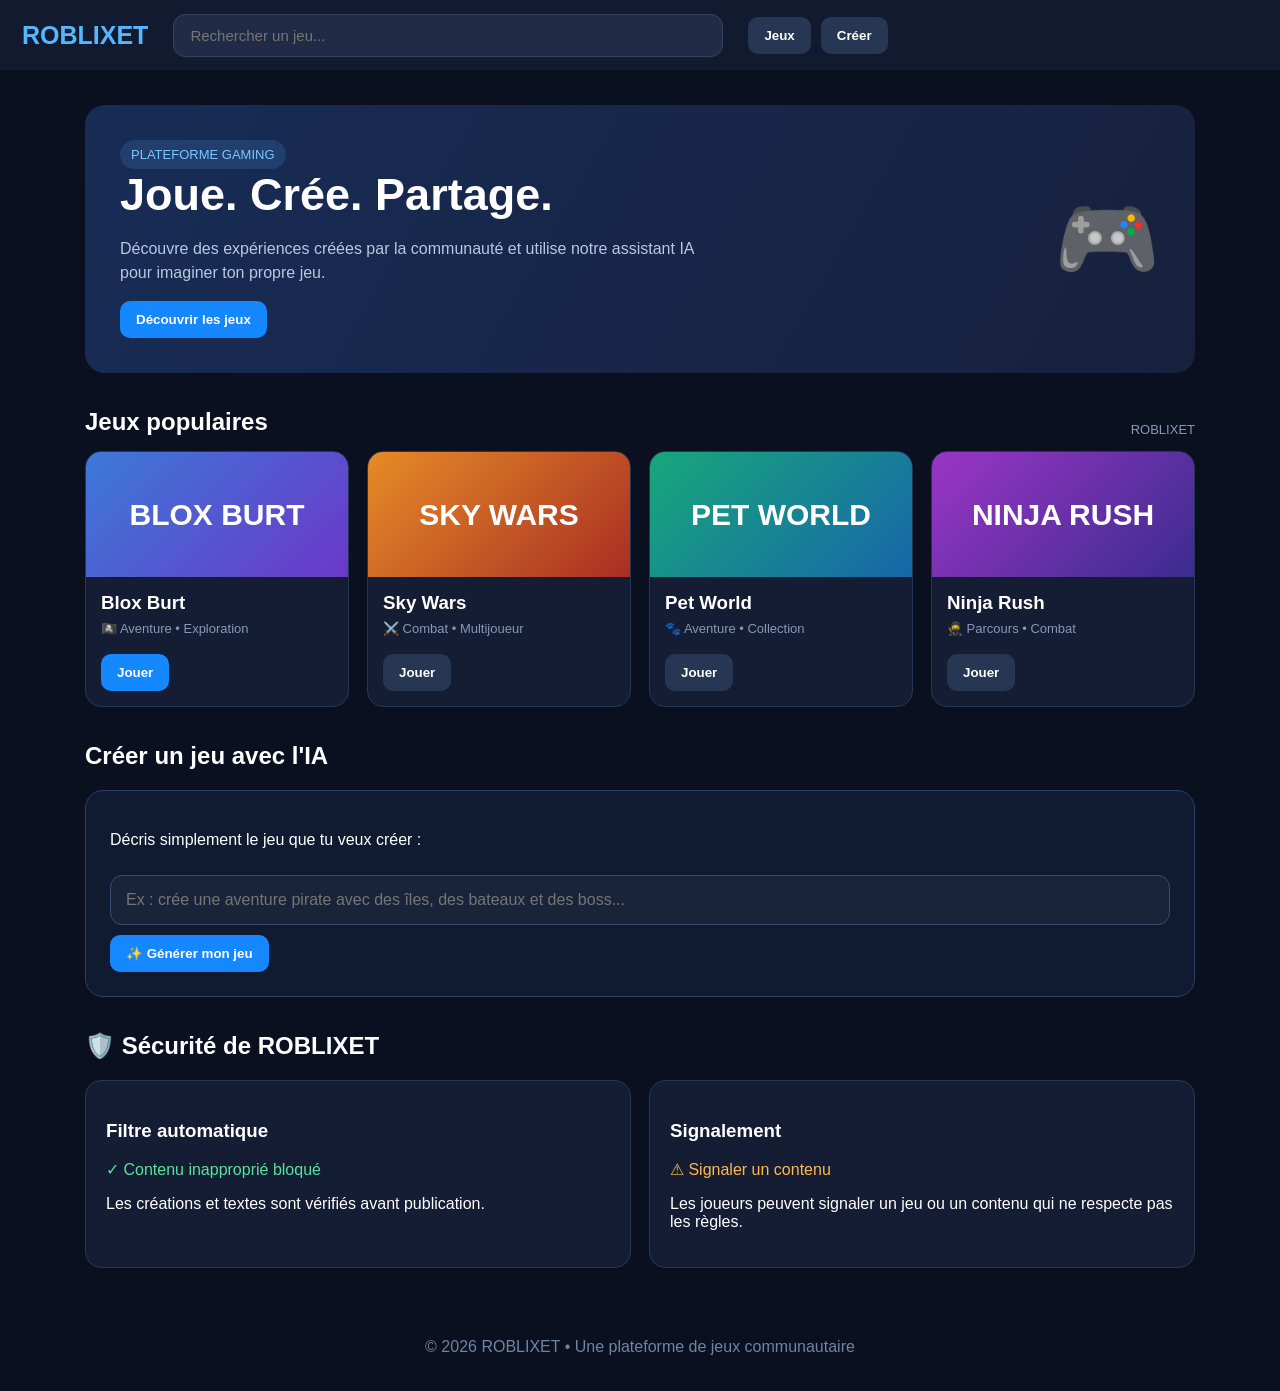
<file: roblixet (1).html>
<!DOCTYPE html>
<html lang="fr">
<head>
<meta charset="UTF-8">
<meta name="viewport" content="width=device-width, initial-scale=1.0">
<title>ROBLIXET</title>
<style>
*{box-sizing:border-box}body{margin:0;font-family:Arial,sans-serif;background:#0b1020;color:#fff}
header{height:70px;background:#121a30;display:flex;align-items:center;padding:0 22px;gap:25px;position:sticky;top:0;z-index:5}
.logo{font-size:25px;font-weight:900;color:#55b7ff}.search{flex:1;max-width:550px;background:#202b46;border:1px solid #334260;border-radius:12px;padding:12px 16px;color:white;font-size:15px}
nav{display:flex;gap:10px}button{border:0;border-radius:10px;padding:11px 16px;background:#263653;color:white;font-weight:700;cursor:pointer}button.primary{background:#1688ff}
main{max-width:1150px;margin:auto;padding:35px 20px}
.hero{background:linear-gradient(120deg,#172c56,#17213d);border-radius:20px;padding:35px;display:flex;justify-content:space-between;gap:20px;align-items:center}
.hero h1{font-size:45px;margin:0 0 10px}.hero p{color:#b9c7df;max-width:600px;line-height:1.5}.badge{display:inline-block;background:#213e6d;padding:7px 11px;border-radius:20px;color:#7bc7ff;font-size:13px}
section{margin-top:35px}.title{display:flex;justify-content:space-between;align-items:center}.title h2{margin:0 0 15px}
.grid{display:grid;grid-template-columns:repeat(auto-fit,minmax(220px,1fr));gap:18px}.card{background:#141d33;border:1px solid #273653;border-radius:16px;overflow:hidden}.cover{height:125px;background:linear-gradient(135deg,#3c79d8,#6b38c8);display:flex;align-items:center;justify-content:center;font-size:30px;font-weight:900}.card:nth-child(2) .cover{background:linear-gradient(135deg,#e78b26,#a82e24)}.card:nth-child(3) .cover{background:linear-gradient(135deg,#18a77b,#1766a8)}.card:nth-child(4) .cover{background:linear-gradient(135deg,#9b35c5,#3a2c8e)}.info{padding:15px}.info h3{margin:0 0 7px}.muted{color:#8798b8;font-size:13px}
.ai{background:#101a30;border:1px solid #2b4167;border-radius:18px;padding:24px}.ai input{width:100%;padding:15px;border-radius:12px;border:1px solid #35496d;background:#19243b;color:white;font-size:16px;margin:10px 0}.result{margin-top:15px;background:#17233b;padding:15px;border-radius:12px;color:#b9c7df;display:none}
.moderation{display:grid;grid-template-columns:1fr 1fr;gap:18px}.panel{background:#141d33;border:1px solid #273653;padding:20px;border-radius:16px}.safe{color:#57e39a}.warn{color:#ffb84d}
footer{text-align:center;padding:35px;color:#7183a3}
@media(max-width:650px){header{gap:8px;padding:0 10px}.logo{font-size:20px}nav button{padding:9px}.hero{padding:25px}.hero h1{font-size:34px}.moderation{grid-template-columns:1fr}}
</style>
</head>
<body>
<header>
<div class="logo">ROBLIXET</div>
<input class="search" id="search" placeholder="Rechercher un jeu...">
<nav><button onclick="show('games')">Jeux</button><button onclick="show('create')">Créer</button></nav>
</header>

<main>
<div class="hero">
<div>
<span class="badge">PLATEFORME GAMING</span>
<h1>Joue. Crée. Partage.</h1>
<p>Découvre des expériences créées par la communauté et utilise notre assistant IA pour imaginer ton propre jeu.</p>
<button class="primary" onclick="show('games')">Découvrir les jeux</button>
</div>
<div style="font-size:85px">🎮</div>
</div>

<section id="games">
<div class="title"><h2>Jeux populaires</h2><span class="muted">ROBLIXET</span></div>
<div class="grid">
<div class="card"><div class="cover">BLOX BURT</div><div class="info"><h3>Blox Burt</h3><div class="muted">🏴‍☠️ Aventure • Exploration</div><br><button class="primary" onclick="play('Blox Burt')">Jouer</button></div></div>
<div class="card"><div class="cover">SKY WARS</div><div class="info"><h3>Sky Wars</h3><div class="muted">⚔️ Combat • Multijoueur</div><br><button onclick="play('Sky Wars')">Jouer</button></div></div>
<div class="card"><div class="cover">PET WORLD</div><div class="info"><h3>Pet World</h3><div class="muted">🐾 Aventure • Collection</div><br><button onclick="play('Pet World')">Jouer</button></div></div>
<div class="card"><div class="cover">NINJA RUSH</div><div class="info"><h3>Ninja Rush</h3><div class="muted">🥷 Parcours • Combat</div><br><button onclick="play('Ninja Rush')">Jouer</button></div></div>
</div>
</section>

<section id="create">
<h2>Créer un jeu avec l'IA</h2>
<div class="ai">
<p>Décris simplement le jeu que tu veux créer :</p>
<input id="prompt" placeholder="Ex : crée une aventure pirate avec des îles, des bateaux et des boss...">
<button class="primary" onclick="generate()">✨ Générer mon jeu</button>
<div class="result" id="result"></div>
</div>
</section>

<section>
<h2>🛡️ Sécurité de ROBLIXET</h2>
<div class="moderation">
<div class="panel"><h3>Filtre automatique</h3><p class="safe">✓ Contenu inapproprié bloqué</p><p>Les créations et textes sont vérifiés avant publication.</p></div>
<div class="panel"><h3>Signalement</h3><p class="warn">⚠ Signaler un contenu</p><p>Les joueurs peuvent signaler un jeu ou un contenu qui ne respecte pas les règles.</p></div>
</div>
</section>
</main>
<footer>© 2026 ROBLIXET • Une plateforme de jeux communautaire</footer>

<script>
function show(id){document.getElementById(id).scrollIntoView({behavior:'smooth'})}
function play(name){
 if(name==='Blox Burt') alert('Blox Burt : prototype lancé ! La vraie version pourra contenir des îles, bateaux, quêtes, boss et pouvoirs.');
 else alert(name+' : prototype lancé !');
}
function generate(){
 const p=document.getElementById('prompt').value.trim(), r=document.getElementById('result');
 if(!p){r.style.display='block';r.textContent='Décris d’abord le jeu que tu veux créer.';return}
 const bad=/nud(e|ity)|porn|sex|xxx|nsfw/i;
 if(bad.test(p)){r.style.display='block';r.innerHTML='<b style="color:#ff7070">Création refusée.</b> Cette demande ne respecte pas les règles de sécurité de ROBLIXET.';return}
 r.style.display='block';
 r.innerHTML='<b>✨ Projet généré :</b><br><br>Ton idée a été transformée en concept de jeu. Dans une vraie version, l’IA pourrait ensuite créer la carte, les objets, les règles et les scripts.';
}
document.getElementById('search').addEventListener('input',e=>{
 const q=e.target.value.toLowerCase();
 document.querySelectorAll('.card').forEach(c=>c.style.display=c.innerText.toLowerCase().includes(q)?'block':'none');
});
</script>
</body>
</html>
</file>
